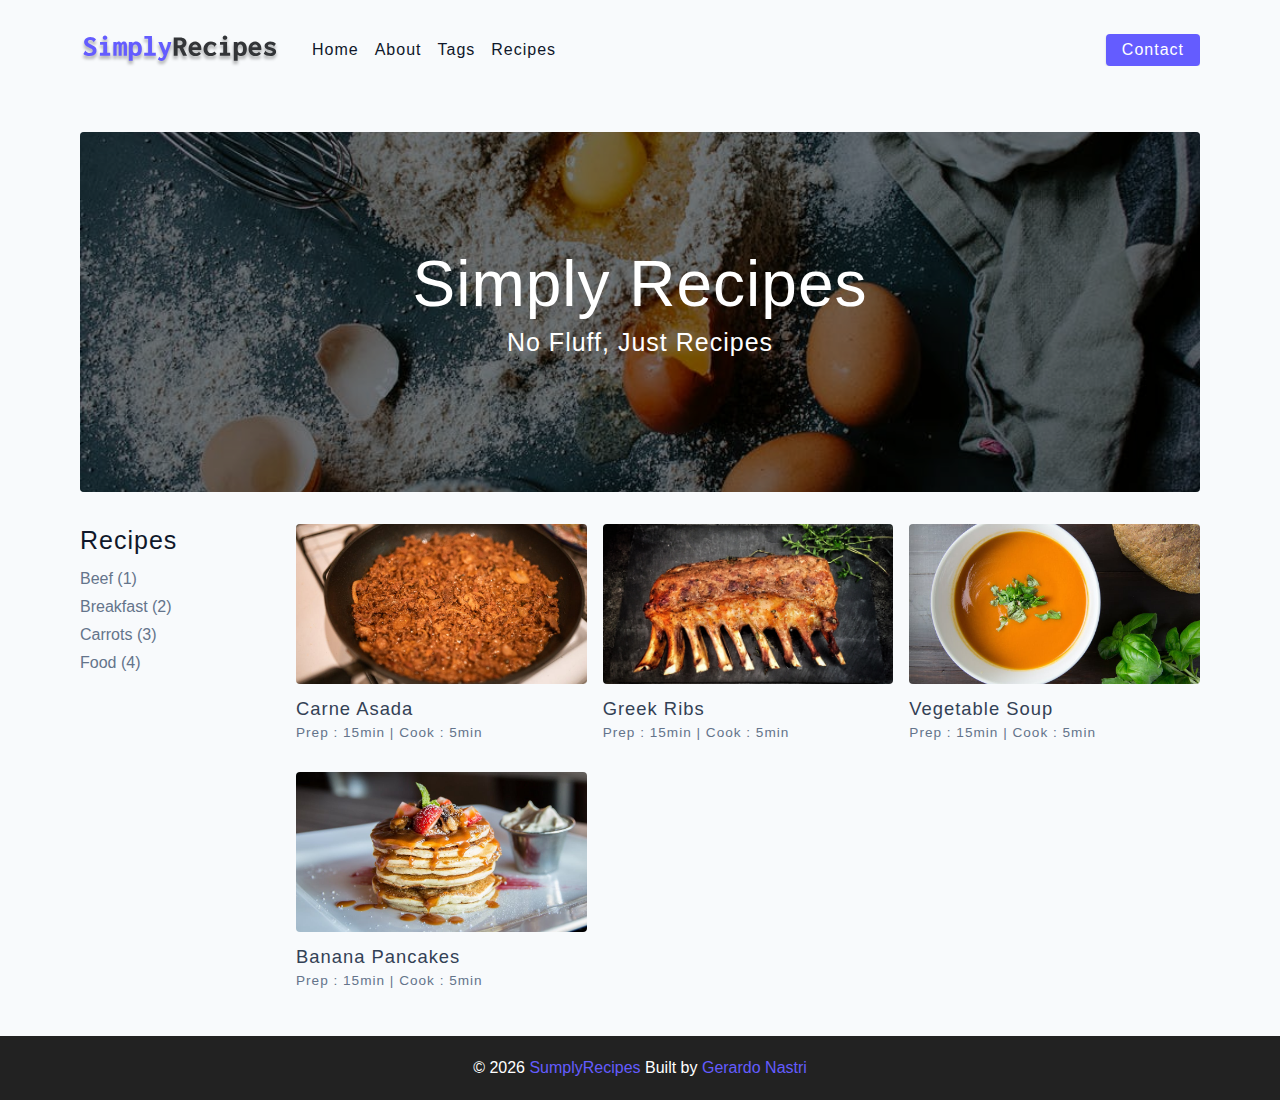
<file: index.html>
<!DOCTYPE html>
<html lang="en">
  <head>
    <meta charset="UTF-8" />
    <meta http-equiv="X-UA-Compatible" content="IE=edge" />
    <meta name="viewport" content="width=device-width, initial-scale=1.0" />
    <title>Simply Recipes || Starter</title>
    <!-- favicon -->
    <link rel="shortcut icon" href="./assets/favicon.ico" type="image/x-icon" />
    <!-- normalize -->
    <link rel="stylesheet" href="./css/normalize.css" />
    <!-- font-awesome -->
    <link
      rel="stylesheet"
      href="https://cdnjs.cloudflare.com/ajax/libs/font-awesome/5.14.0/css/all.min.css"
    />
    <!-- main css -->
    <link rel="stylesheet" href="./css/main.css" />
  </head>
  <body>
   <!-- navbar-->
   <div class="navbar">
     <div class="nav-center">
       <!--header-->
       <div class="nav-header">
         <a href="index.html" class="nav-logo">
           <img src="./assets/logo.svg" alt="simply recipes">
         </a>
         <button type="button" class="btn nav-btn">
          <i class="fas fa-align-justify"></i>
        </button>
       </div>
       <div class="nav-links">
        <a href="index.html" class="nav-link">home</a>
        <a href="about.html" class="nav-link">about</a>
        <a href="tags.html" class="nav-link">tags</a>
        <a href="recipes.html" class="nav-link">recipes</a>
        <div class="nav-link contact-link">
          <a href="contact.html" class="btn">contact</a>
        </div>
       </div>
     </div>
   </div>

   <!--main-->
   <main class="page">
     <!--header-->
     <header class="hero">
       <div class="hero-container">
         <div class="hero-text">
           <h1>simply recipes</h1>
           <h4>no fluff, just recipes</h4>
         </div>
       </div>
     </header>
     <!--end of header-->
     <section class="recipes-container">
      <!-- tag container -->
      <div class="tags-container">
        <h4>recipes</h4>
        <div class="tags-list">
          <a href="tag-template.html">Beef (1)</a>
          <a href="tag-template.html">Breakfast (2)</a>
          <a href="tag-template.html">Carrots (3)</a>
          <a href="tag-template.html">Food (4)</a>
        </div>
      </div>
      <!-- end of tag container -->
      <!-- recipes list -->
      <div class="recipes-list">
        <!-- single recipe -->
        <a href="single-recipe.html" class="recipe">
          <img
            src="./assets/recipes/recipe-1.jpeg"
            class="img recipe-img"
            alt=""
          />
          <h5>Carne Asada</h5>
          <p>Prep : 15min | Cook : 5min</p>
        </a>
        <!-- end of single recipe -->
        <!-- single recipe -->
        <a href="single-recipe.html" class="recipe">
          <img
            src="./assets/recipes/recipe-2.jpeg"
            class="img recipe-img"
            alt=""
          />
          <h5>Greek Ribs</h5>
          <p>Prep : 15min | Cook : 5min</p>
        </a>
        <!-- end of single recipe -->
        <!-- single recipe -->
        <a href="single-recipe.html" class="recipe">
          <img
            src="./assets/recipes/recipe-3.jpeg"
            class="img recipe-img"
            alt=""
          />
          <h5>Vegetable Soup</h5>
          <p>Prep : 15min | Cook : 5min</p>
        </a>
        <!-- end of single recipe -->
        <!-- single recipe -->
        <a href="single-recipe.html" class="recipe">
          <img
            src="./assets/recipes/recipe-4.jpeg"
            class="img recipe-img"
            alt=""
          />
          <h5>Banana Pancakes</h5>
          <p>Prep : 15min | Cook : 5min</p>
        </a>
        <!-- end of single recipe -->
      </div>
      <!-- end of recipes list -->
    </section>
     <!--recipes container-->
   </main>

   <!--footer-->
   <footer class="page-footer">
     <p class="">&copy; <span id="date"></span> <span class="footer-logo">SumplyRecipes</span> Built by <a href="#">Gerardo Nastri</a></p>
   </footer>
    

   <script src="js/app.js"></script>
  </body>
</html>
</file>
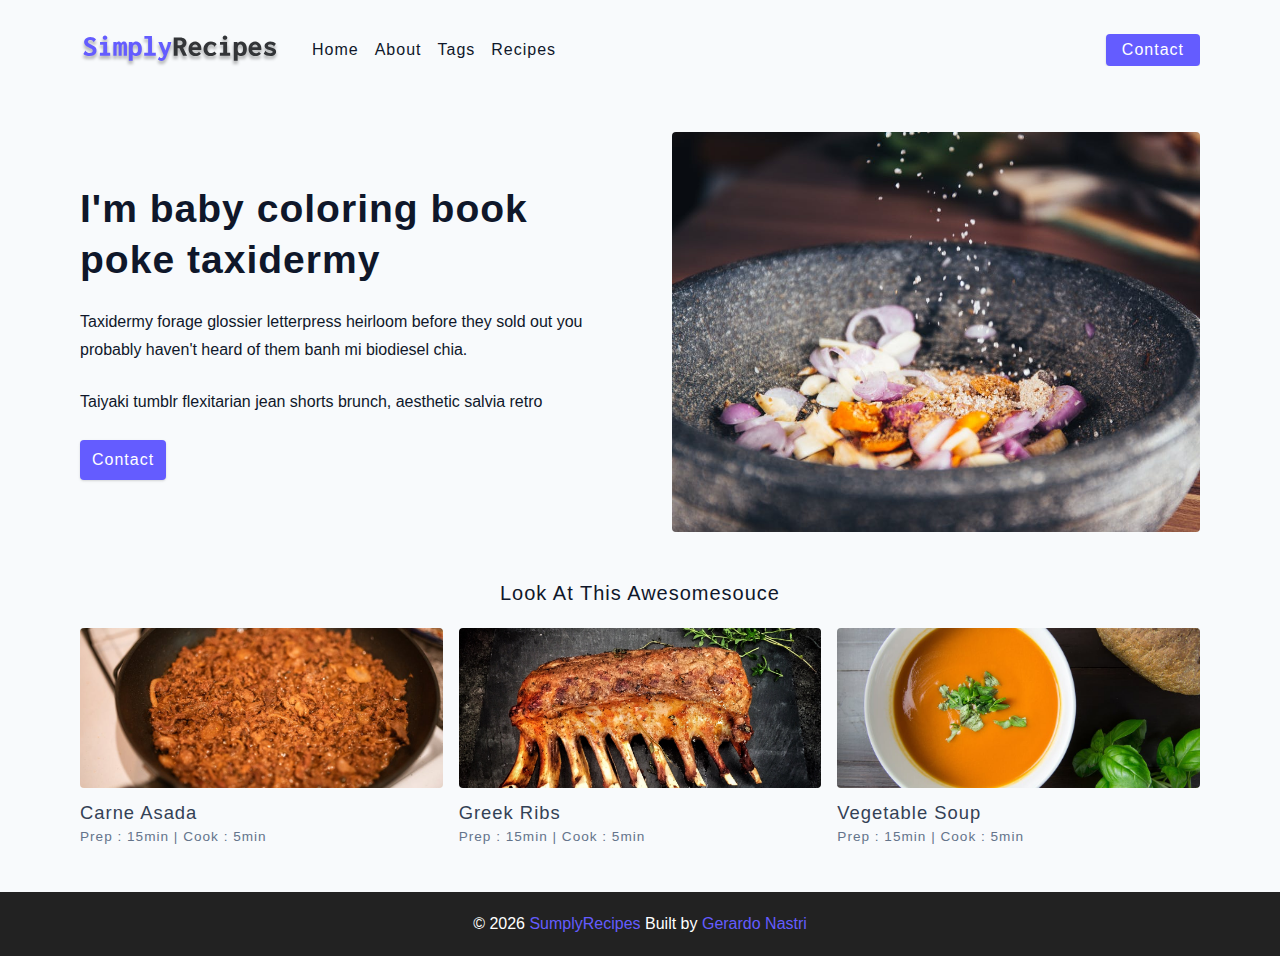
<file: about.html>
<!DOCTYPE html>
<html lang="en">
  <head>
    <meta charset="UTF-8" />
    <meta http-equiv="X-UA-Compatible" content="IE=edge" />
    <meta name="viewport" content="width=device-width, initial-scale=1.0" />
    <title>Simply Recipes || About</title>
    <!-- favicon -->
    <link rel="shortcut icon" href="./assets/favicon.ico" type="image/x-icon" />
    <!-- normalize -->
    <link rel="stylesheet" href="./css/normalize.css" />
    <!-- font-awesome -->
    <link
      rel="stylesheet"
      href="https://cdnjs.cloudflare.com/ajax/libs/font-awesome/5.14.0/css/all.min.css"
    />
    <!-- main css -->
    <link rel="stylesheet" href="./css/main.css" />
  </head>
  <body>
   <!-- navbar-->
   <div class="navbar">
     <div class="nav-center">
       <!--header-->
       <div class="nav-header">
         <a href="index.html" class="nav-logo">
           <img src="./assets/logo.svg" alt="simply recipes">
         </a>
         <button type="button" class="btn nav-btn">
          <i class="fas fa-align-justify"></i>
        </button>
       </div>
       <div class="nav-links">
        <a href="index.html" class="nav-link">home</a>
        <a href="about.html" class="nav-link">about</a>
        <a href="tags.html" class="nav-link">tags</a>
        <a href="recipes.html" class="nav-link">recipes</a>
        <div class="nav-link contact-link">
          <a href="contact.html" class="btn">contact</a>
        </div>
       </div>
     </div>
   </div>

   <!--main-->
   <main class="page">
     <section class="about-page">
       <article>
         <h2>I'm baby coloring book poke taxidermy</h2>
         <p>Taxidermy forage glossier letterpress heirloom before they sold out you probably haven't heard of them banh mi biodiesel chia.</p>
         <p>Taiyaki tumblr flexitarian jean shorts brunch, aesthetic salvia retro</p>
          <a class="btn" href="contact.html">contact</a>
        </article>
       <img src="assets/about.jpeg" class="img about-img" alt="pouring salt">
     </section>
      <section class="featured-recipes">
        <h5 class="featured-title">Look at this awesomesouce</h5>
        <div class="recipes-list">
          <!-- single recipe -->
          <a href="single-recipe.html" class="recipe">
            <img
              src="./assets/recipes/recipe-1.jpeg"
              class="img recipe-img"
              alt=""
            />
            <h5>Carne Asada</h5>
            <p>Prep : 15min | Cook : 5min</p>
          </a>
          <!-- end of single recipe -->
          <!-- single recipe -->
          <a href="single-recipe.html" class="recipe">
            <img
              src="./assets/recipes/recipe-2.jpeg"
              class="img recipe-img"
              alt=""
            />
            <h5>Greek Ribs</h5>
            <p>Prep : 15min | Cook : 5min</p>
          </a>
          <!-- end of single recipe -->
          <!-- single recipe -->
          <a href="single-recipe.html" class="recipe">
            <img
              src="./assets/recipes/recipe-3.jpeg"
              class="img recipe-img"
              alt=""
            />
            <h5>Vegetable Soup</h5>
            <p>Prep : 15min | Cook : 5min</p>
          </a>
          <!-- end of single recipe -->
        </div>
       </div>
      </section>
     
   </main>

   <!--footer-->
   <footer class="page-footer">
     <p class="">&copy; <span id="date"></span> <span class="footer-logo">SumplyRecipes</span> Built by <a href="#">Gerardo Nastri</a></p>
   </footer>
    

   <script src="js/app.js"></script>
  </body>
</html>
</file>
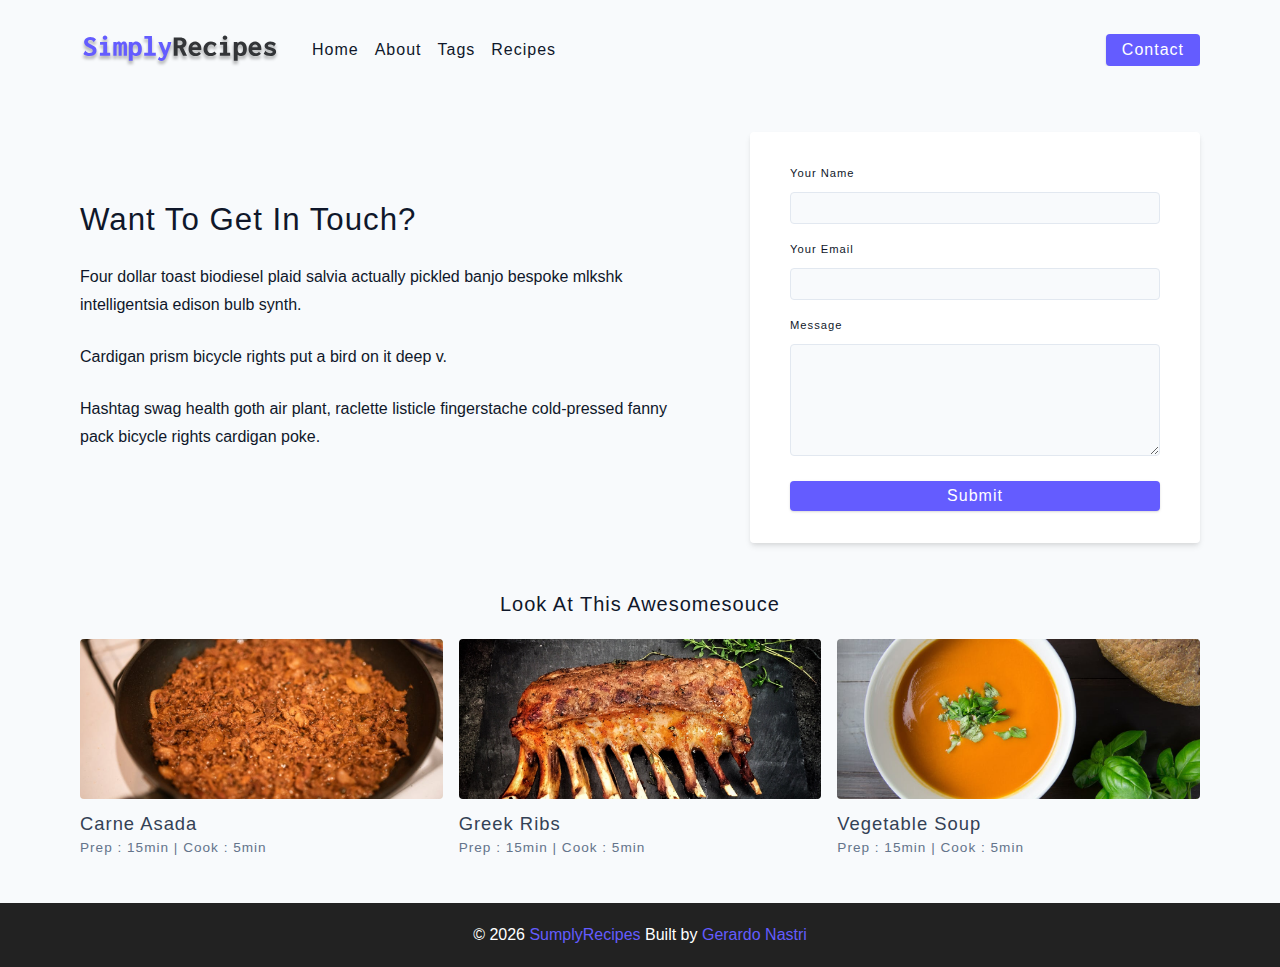
<file: contact.html>
<!DOCTYPE html>
<html lang="en">
  <head>
    <meta charset="UTF-8" />
    <meta http-equiv="X-UA-Compatible" content="IE=edge" />
    <meta name="viewport" content="width=device-width, initial-scale=1.0" />
    <title>Simply Recipes || Contact</title>
    <!-- favicon -->
    <link rel="shortcut icon" href="./assets/favicon.ico" type="image/x-icon" />
    <!-- normalize -->
    <link rel="stylesheet" href="./css/normalize.css" />
    <!-- font-awesome -->
    <link
      rel="stylesheet"
      href="https://cdnjs.cloudflare.com/ajax/libs/font-awesome/5.14.0/css/all.min.css"
    />
    <!-- main css -->
    <link rel="stylesheet" href="./css/main.css" />
  </head>
  <body>
   <!-- navbar-->
   <div class="navbar">
     <div class="nav-center">
       <!--header-->
       <div class="nav-header">
         <a href="index.html" class="nav-logo">
           <img src="./assets/logo.svg" alt="simply recipes">
         </a>
         <button type="button" class="btn nav-btn">
          <i class="fas fa-align-justify"></i>
        </button>
       </div>
       <div class="nav-links">
        <a href="index.html" class="nav-link">home</a>
        <a href="about.html" class="nav-link">about</a>
        <a href="tags.html" class="nav-link">tags</a>
        <a href="recipes.html" class="nav-link">recipes</a>
        <div class="nav-link contact-link">
          <a href="contact.html" class="btn">contact</a>
        </div>
       </div>
     </div>
   </div>

   <!--main-->
   <main class="page">
     <section class="contact-container">
       <article class="contact-info">
        <h3>Want To Get In Touch?</h3>
        <p>Four dollar toast biodiesel plaid salvia actually pickled banjo bespoke mlkshk intelligentsia edison bulb synth.</p>
        <p>Cardigan prism bicycle rights put a bird on it deep v.</p>
        <p>Hashtag swag health goth air plant, raclette listicle fingerstache cold-pressed fanny pack bicycle rights cardigan poke.</p>
       </article>
       <article>
         <form action="" class="form contact-form">
           <div class="form-row">
             <label for="name" class="form-label">Your name</label>
             <input type="text" name="name" id="name" class="form-input">
           </div>
           <div class="form-row">
            <label for="email" class="form-label">Your email</label>
            <input type="email" name="email" id="email" class="form-input">
          </div>
          <div class="form-row">
            <label for="message" class="form-label">Message</label>
           <textarea name="message" id="message" class="form-textarea"></textarea>
          </div>
          <button type="submit" class="btn btn-block">Submit</button>
         </form>
       </article>
     </section>
      <section class="featured-recipes">
        <h5 class="featured-title">Look at this awesomesouce</h5>
        <div class="recipes-list">
          <!-- single recipe -->
          <a href="single-recipe.html" class="recipe">
            <img
              src="./assets/recipes/recipe-1.jpeg"
              class="img recipe-img"
              alt=""
            />
            <h5>Carne Asada</h5>
            <p>Prep : 15min | Cook : 5min</p>
          </a>
          <!-- end of single recipe -->
          <!-- single recipe -->
          <a href="single-recipe.html" class="recipe">
            <img
              src="./assets/recipes/recipe-2.jpeg"
              class="img recipe-img"
              alt=""
            />
            <h5>Greek Ribs</h5>
            <p>Prep : 15min | Cook : 5min</p>
          </a>
          <!-- end of single recipe -->
          <!-- single recipe -->
          <a href="single-recipe.html" class="recipe">
            <img
              src="./assets/recipes/recipe-3.jpeg"
              class="img recipe-img"
              alt=""
            />
            <h5>Vegetable Soup</h5>
            <p>Prep : 15min | Cook : 5min</p>
          </a>
          <!-- end of single recipe -->
        </div>
       </div>
      </section>

   </main>

   <!--footer-->
   <footer class="page-footer">
     <p class="">&copy; <span id="date"></span> <span class="footer-logo">SumplyRecipes</span> Built by <a href="#">Gerardo Nastri</a></p>
   </footer>
    

   <script src="js/app.js"></script>
  </body>
</html>
</file>
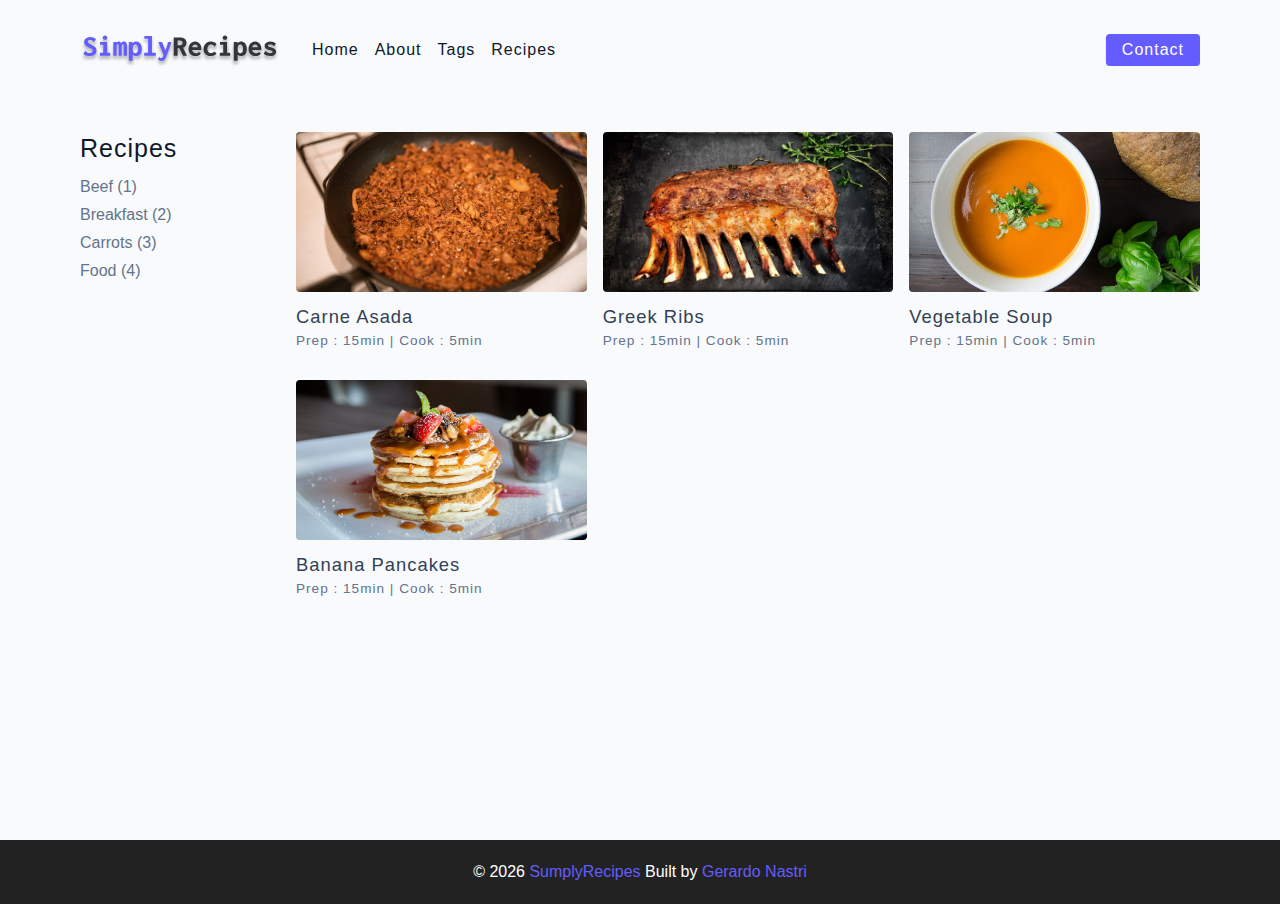
<file: recipes.html>
<!DOCTYPE html>
<html lang="en">
  <head>
    <meta charset="UTF-8" />
    <meta http-equiv="X-UA-Compatible" content="IE=edge" />
    <meta name="viewport" content="width=device-width, initial-scale=1.0" />
    <title>Simply Recipes || Recipe</title>
    <!-- favicon -->
    <link rel="shortcut icon" href="./assets/favicon.ico" type="image/x-icon" />
    <!-- normalize -->
    <link rel="stylesheet" href="./css/normalize.css" />
    <!-- font-awesome -->
    <link
      rel="stylesheet"
      href="https://cdnjs.cloudflare.com/ajax/libs/font-awesome/5.14.0/css/all.min.css"
    />
    <!-- main css -->
    <link rel="stylesheet" href="./css/main.css" />
  </head>
  <body>
   <!-- navbar-->
   <div class="navbar">
     <div class="nav-center">
       <!--header-->
       <div class="nav-header">
         <a href="index.html" class="nav-logo">
           <img src="./assets/logo.svg" alt="simply recipes">
         </a>
         <button type="button" class="btn nav-btn">
          <i class="fas fa-align-justify"></i>
        </button>
       </div>
       <div class="nav-links">
        <a href="index.html" class="nav-link">home</a>
        <a href="about.html" class="nav-link">about</a>
        <a href="tags.html" class="nav-link">tags</a>
        <a href="recipes.html" class="nav-link">recipes</a>
        <div class="nav-link contact-link">
          <a href="contact.html" class="btn">contact</a>
        </div>
       </div>
     </div>
   </div>

   <!--main-->
   <main class="page">
    <section class="recipes-container">
      <!-- tag container -->
      <div class="tags-container">
        <h4>recipes</h4>
        <div class="tags-list">
          <a href="tag-template.html">Beef (1)</a>
          <a href="tag-template.html">Breakfast (2)</a>
          <a href="tag-template.html">Carrots (3)</a>
          <a href="tag-template.html">Food (4)</a>
        </div>
      </div>
      <!-- end of tag container -->
      <!-- recipes list -->
      <div class="recipes-list">
        <!-- single recipe -->
        <a href="single-recipe.html" class="recipe">
          <img
            src="./assets/recipes/recipe-1.jpeg"
            class="img recipe-img"
            alt=""
          />
          <h5>Carne Asada</h5>
          <p>Prep : 15min | Cook : 5min</p>
        </a>
        <!-- end of single recipe -->
        <!-- single recipe -->
        <a href="single-recipe.html" class="recipe">
          <img
            src="./assets/recipes/recipe-2.jpeg"
            class="img recipe-img"
            alt=""
          />
          <h5>Greek Ribs</h5>
          <p>Prep : 15min | Cook : 5min</p>
        </a>
        <!-- end of single recipe -->
        <!-- single recipe -->
        <a href="single-recipe.html" class="recipe">
          <img
            src="./assets/recipes/recipe-3.jpeg"
            class="img recipe-img"
            alt=""
          />
          <h5>Vegetable Soup</h5>
          <p>Prep : 15min | Cook : 5min</p>
        </a>
        <!-- end of single recipe -->
        <!-- single recipe -->
        <a href="single-recipe.html" class="recipe">
          <img
            src="./assets/recipes/recipe-4.jpeg"
            class="img recipe-img"
            alt=""
          />
          <h5>Banana Pancakes</h5>
          <p>Prep : 15min | Cook : 5min</p>
        </a>
        <!-- end of single recipe -->
      </div>
      <!-- end of recipes list -->
    </section>
   </main>

   <!--footer-->
   <footer class="page-footer">
     <p class="">&copy; <span id="date"></span> <span class="footer-logo">SumplyRecipes</span> Built by <a href="#">Gerardo Nastri</a></p>
   </footer>
    

   <script src="js/app.js"></script>
  </body>
</html>
</file>
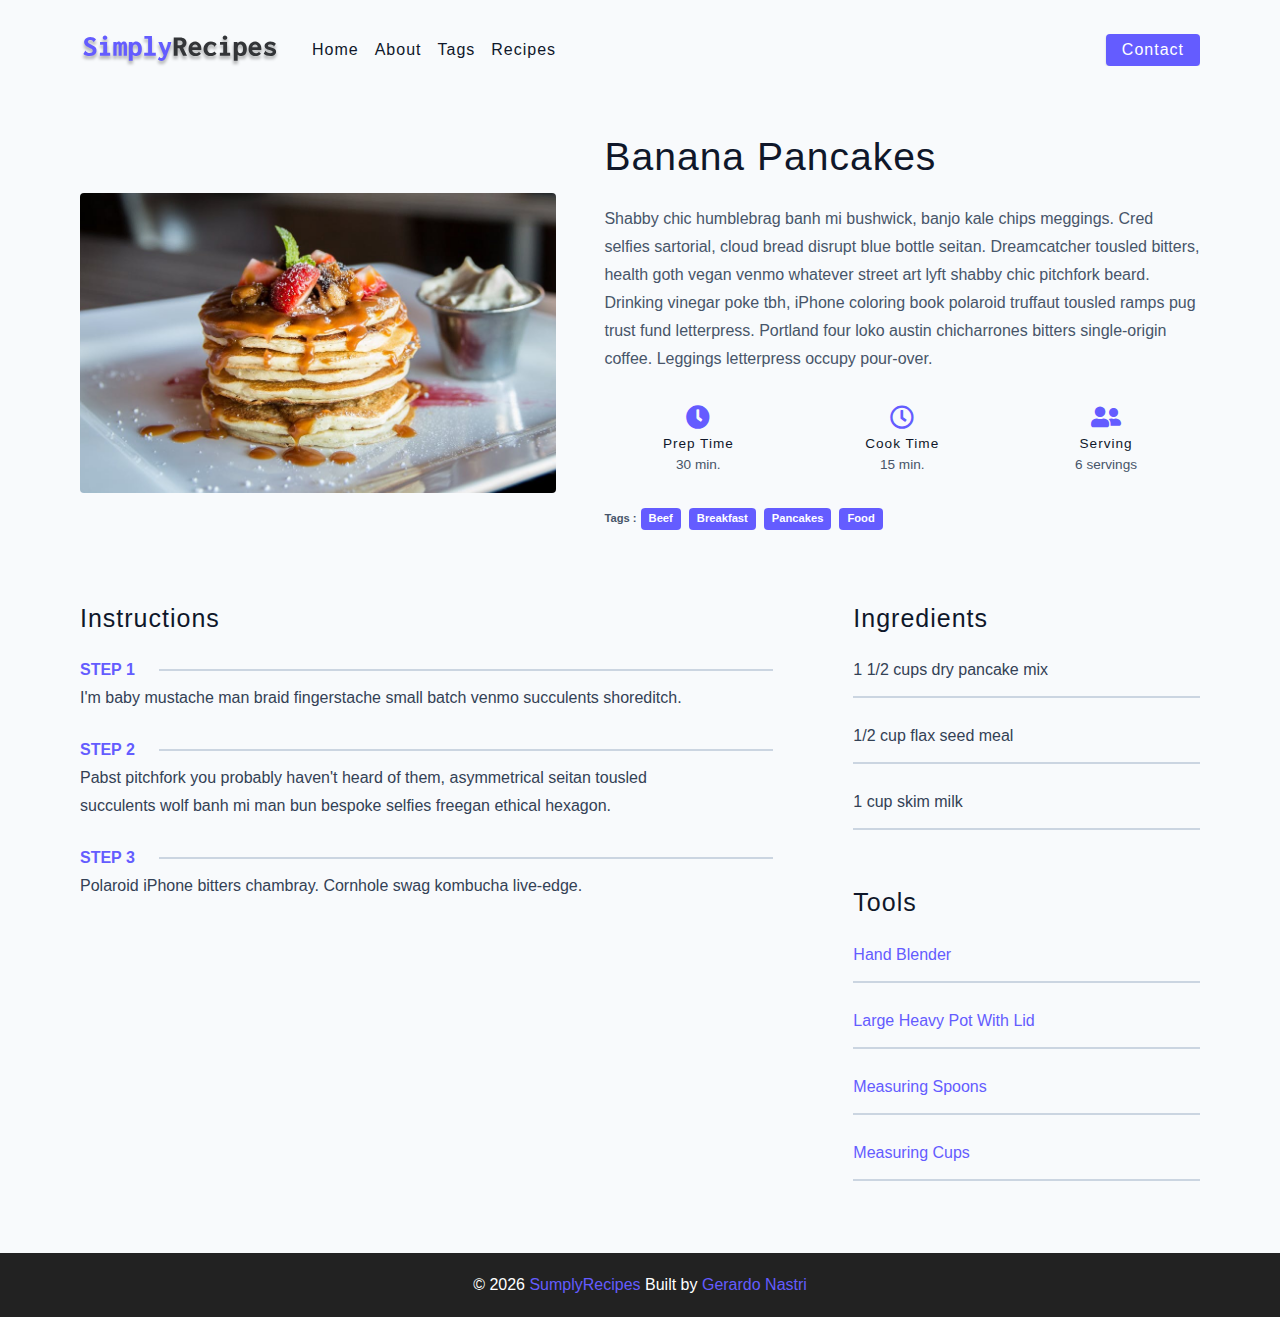
<file: single-recipe.html>
<!DOCTYPE html>
<html lang="en">
  <head>
    <meta charset="UTF-8" />
    <meta http-equiv="X-UA-Compatible" content="IE=edge" />
    <meta name="viewport" content="width=device-width, initial-scale=1.0" />
    <title>Simply Recipes || Recipe</title>
    <!-- favicon -->
    <link rel="shortcut icon" href="./assets/favicon.ico" type="image/x-icon" />
    <!-- normalize -->
    <link rel="stylesheet" href="./css/normalize.css" />
    <!-- font-awesome -->
    <link
      rel="stylesheet"
      href="https://cdnjs.cloudflare.com/ajax/libs/font-awesome/5.14.0/css/all.min.css"
    />
    <!-- main css -->
    <link rel="stylesheet" href="./css/main.css" />
  </head>
  <body>
   <!-- navbar-->
   <div class="navbar">
     <div class="nav-center">
       <!--header-->
       <div class="nav-header">
         <a href="index.html" class="nav-logo">
           <img src="./assets/logo.svg" alt="simply recipes">
         </a>
         <button type="button" class="btn nav-btn">
          <i class="fas fa-align-justify"></i>
        </button>
       </div>
       <div class="nav-links">
        <a href="index.html" class="nav-link">home</a>
        <a href="about.html" class="nav-link">about</a>
        <a href="tags.html" class="nav-link">tags</a>
        <a href="recipes.html" class="nav-link">recipes</a>
        <div class="nav-link contact-link">
          <a href="contact.html" class="btn">contact</a>
        </div>
       </div>
     </div>
   </div>

   <!--main-->
   <main class="page">
    <div class="recipe-page">
      <section class="recipe-hero">
        <img
          src="./assets/recipes/recipe-4.jpeg"
          class="img recipe-hero-img"
        />
        <article class="recipe-info">
          <h2>Banana Pancakes</h2>
          <p>
            Shabby chic humblebrag banh mi bushwick, banjo kale chips
            meggings. Cred selfies sartorial, cloud bread disrupt blue bottle
            seitan. Dreamcatcher tousled bitters, health goth vegan venmo
            whatever street art lyft shabby chic pitchfork beard. Drinking
            vinegar poke tbh, iPhone coloring book polaroid truffaut tousled
            ramps pug trust fund letterpress. Portland four loko austin
            chicharrones bitters single-origin coffee. Leggings letterpress
            occupy pour-over.
          </p>
          <div class="recipe-icons">
            <article>
              <i class="fas fa-clock"></i>
              <h5>prep time</h5>
              <p>30 min.</p>
            </article>
            <article>
              <i class="far fa-clock"></i>
              <h5>cook time</h5>
              <p>15 min.</p>
            </article>
            <article>
              <i class="fas fa-user-friends"></i>
              <h5>serving</h5>
              <p>6 servings</p>
            </article>
          </div>
          <p class="recipe-tags">
            Tags : <a href="tag-template.html">beef</a>
            <a href="tag-template.html">breakfast</a>
            <a href="tag-template.html">pancakes</a>
            <a href="tag-template.html">food</a>
          </p>
        </article>
      </section>
      <!-- content -->
      <section class="recipe-content">
        <article>
          <h4>instructions</h4>
          <!-- single instruction -->
          <div class="single-instruction">
            <header>
              <p>step 1</p>
              <div></div>
            </header>
            <p>
              I'm baby mustache man braid fingerstache small batch venmo
              succulents shoreditch.
            </p>
          </div>
          <!-- end of single instruction -->
          <!-- single instruction -->
          <div class="single-instruction">
            <header>
              <p>step 2</p>
              <div></div>
            </header>
            <p>
              Pabst pitchfork you probably haven't heard of them, asymmetrical
              seitan tousled succulents wolf banh mi man bun bespoke selfies
              freegan ethical hexagon.
            </p>
          </div>
          <!-- end of single instruction -->
          <!-- single instruction -->
          <div class="single-instruction">
            <header>
              <p>step 3</p>
              <div></div>
            </header>
            <p>
              Polaroid iPhone bitters chambray. Cornhole swag kombucha
              live-edge.
            </p>
          </div>
          <!-- end of single instruction -->
        </article>
        <article class="second-column">
          <div>
            <h4>ingredients</h4>
            <p class="single-ingredient">1 1/2 cups dry pancake mix</p>
            <p class="single-ingredient">1/2 cup flax seed meal</p>
            <p class="single-ingredient">1 cup skim milk</p>
          </div>
          <div>
            <h4>tools</h4>
            <p class="single-tool">Hand Blender</p>
            <p class="single-tool">Large Heavy Pot With Lid</p>
            <p class="single-tool">Measuring Spoons</p>
            <p class="single-tool">Measuring Cups</p>
          </div>
        </article>
      </section>
    </div>
   </main>

   <!--footer-->
   <footer class="page-footer">
     <p class="">&copy; <span id="date"></span> <span class="footer-logo">SumplyRecipes</span> Built by <a href="#">Gerardo Nastri</a></p>
   </footer>
    

   <script src="js/app.js"></script>
  </body>
</html>
</file>
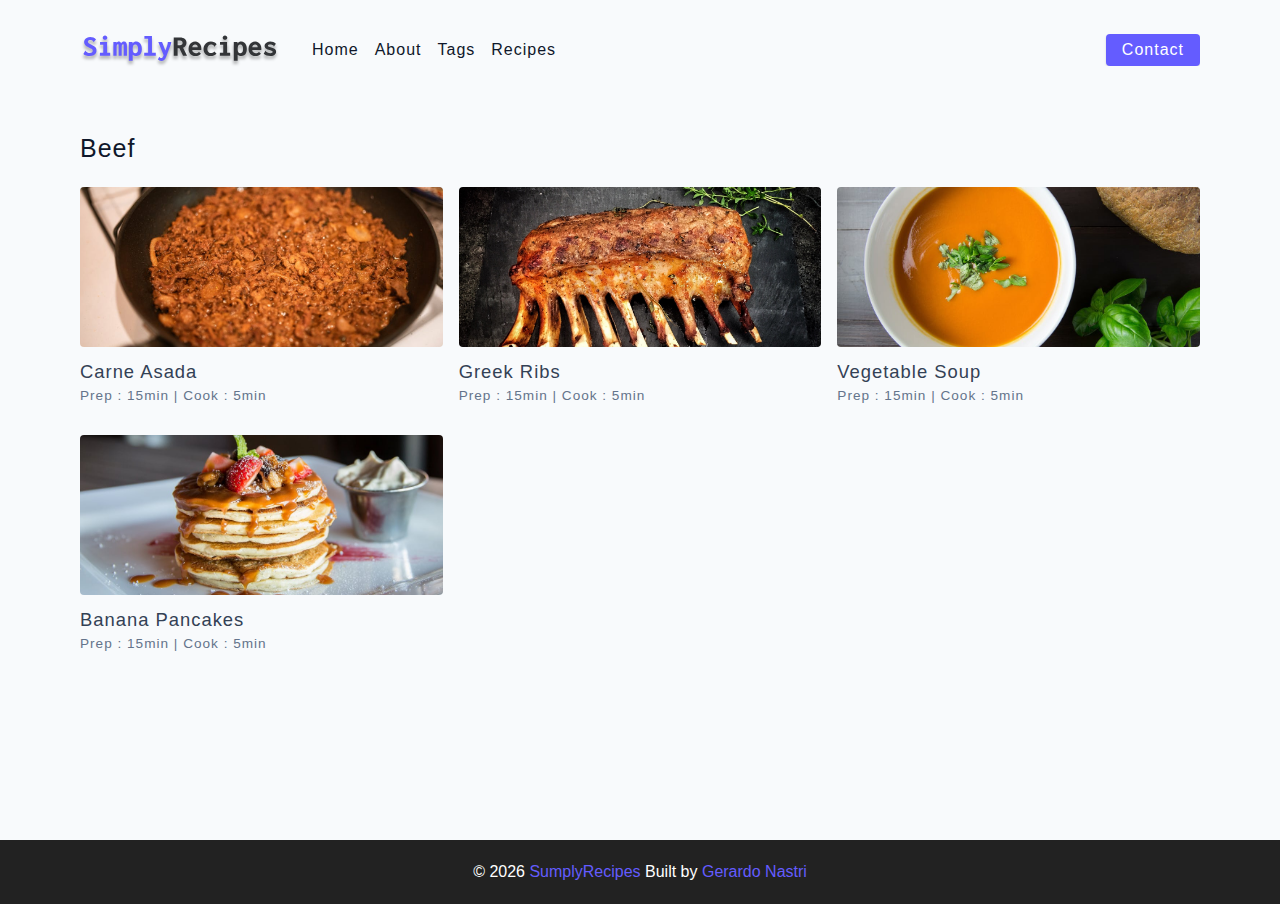
<file: tag-template.html>
<!DOCTYPE html>
<html lang="en">
  <head>
    <meta charset="UTF-8" />
    <meta http-equiv="X-UA-Compatible" content="IE=edge" />
    <meta name="viewport" content="width=device-width, initial-scale=1.0" />
    <title>Simply Recipes || Starter</title>
    <!-- favicon -->
    <link rel="shortcut icon" href="./assets/favicon.ico" type="image/x-icon" />
    <!-- normalize -->
    <link rel="stylesheet" href="./css/normalize.css" />
    <!-- font-awesome -->
    <link
      rel="stylesheet"
      href="https://cdnjs.cloudflare.com/ajax/libs/font-awesome/5.14.0/css/all.min.css"
    />
    <!-- main css -->
    <link rel="stylesheet" href="./css/main.css" />
  </head>
  <body>
   <!-- navbar-->
   <div class="navbar">
     <div class="nav-center">
       <!--header-->
       <div class="nav-header">
         <a href="index.html" class="nav-logo">
           <img src="./assets/logo.svg" alt="simply recipes">
         </a>
         <button type="button" class="btn nav-btn">
          <i class="fas fa-align-justify"></i>
        </button>
       </div>
       <div class="nav-links">
        <a href="index.html" class="nav-link">home</a>
        <a href="about.html" class="nav-link">about</a>
        <a href="tags.html" class="nav-link">tags</a>
        <a href="recipes.html" class="nav-link">recipes</a>
        <div class="nav-link contact-link">
          <a href="contact.html" class="btn">contact</a>
        </div>
       </div>
     </div>
   </div>

   <!--main-->
   <main class="page">
     <div>
       <h4>Beef</h4>
       <div class="recipes-list">
        <!-- single recipe -->
        <a href="single-recipe.html" class="recipe">
          <img
            src="./assets/recipes/recipe-1.jpeg"
            class="img recipe-img"
            alt=""
          />
          <h5>Carne Asada</h5>
          <p>Prep : 15min | Cook : 5min</p>
        </a>
        <!-- end of single recipe -->
        <!-- single recipe -->
        <a href="single-recipe.html" class="recipe">
          <img
            src="./assets/recipes/recipe-2.jpeg"
            class="img recipe-img"
            alt=""
          />
          <h5>Greek Ribs</h5>
          <p>Prep : 15min | Cook : 5min</p>
        </a>
        <!-- end of single recipe -->
        <!-- single recipe -->
        <a href="single-recipe.html" class="recipe">
          <img
            src="./assets/recipes/recipe-3.jpeg"
            class="img recipe-img"
            alt=""
          />
          <h5>Vegetable Soup</h5>
          <p>Prep : 15min | Cook : 5min</p>
        </a>
        <!-- end of single recipe -->
        <!-- single recipe -->
        <a href="single-recipe.html" class="recipe">
          <img
            src="./assets/recipes/recipe-4.jpeg"
            class="img recipe-img"
            alt=""
          />
          <h5>Banana Pancakes</h5>
          <p>Prep : 15min | Cook : 5min</p>
        </a>
        <!-- end of single recipe -->
      </div>
     </div>
   </main>

   <!--footer-->
   <footer class="page-footer">
     <p class="">&copy; <span id="date"></span> <span class="footer-logo">SumplyRecipes</span> Built by <a href="#">Gerardo Nastri</a></p>
   </footer>
    

   <script src="js/app.js"></script>
  </body>
</html>
</file>
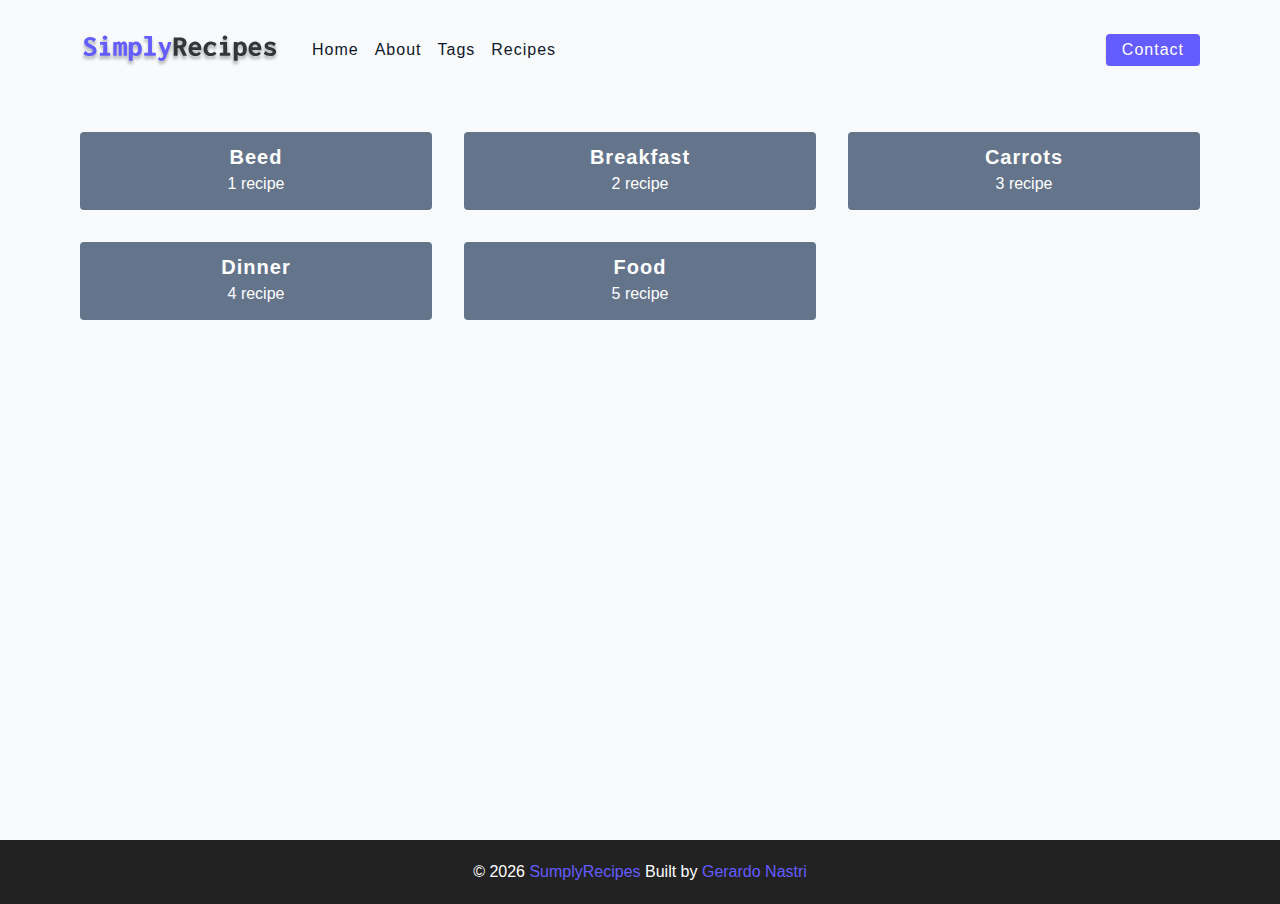
<file: tags.html>
<!DOCTYPE html>
<html lang="en">
  <head>
    <meta charset="UTF-8" />
    <meta http-equiv="X-UA-Compatible" content="IE=edge" />
    <meta name="viewport" content="width=device-width, initial-scale=1.0" />
    <title>Simply Recipes || Tags</title>
    <!-- favicon -->
    <link rel="shortcut icon" href="./assets/favicon.ico" type="image/x-icon" />
    <!-- normalize -->
    <link rel="stylesheet" href="./css/normalize.css" />
    <!-- font-awesome -->
    <link
      rel="stylesheet"
      href="https://cdnjs.cloudflare.com/ajax/libs/font-awesome/5.14.0/css/all.min.css"
    />
    <!-- main css -->
    <link rel="stylesheet" href="./css/main.css" />
  </head>
  <body>
   <!-- navbar-->
   <div class="navbar">
     <div class="nav-center">
       <!--header-->
       <div class="nav-header">
         <a href="index.html" class="nav-logo">
           <img src="./assets/logo.svg" alt="simply recipes">
         </a>
         <button type="button" class="btn nav-btn">
          <i class="fas fa-align-justify"></i>
        </button>
       </div>
       <div class="nav-links">
        <a href="index.html" class="nav-link">home</a>
        <a href="about.html" class="nav-link">about</a>
        <a href="tags.html" class="nav-link">tags</a>
        <a href="recipes.html" class="nav-link">recipes</a>
        <div class="nav-link contact-link">
          <a href="contact.html" class="btn">contact</a>
        </div>
       </div>
     </div>
   </div>

   <!--main-->
   <main class="page">
     <section class="tags-wrapper">
       <a href="tag-template.html" class="tag">
         <h5>beed</h5>
         <p>1 recipe</p>
       </a>
       <a href="tag-template.html" class="tag">
        <h5>breakfast</h5>
        <p>2 recipe</p>
      </a>
      <a href="tag-template.html" class="tag">
        <h5>carrots</h5>
        <p>3 recipe</p>
      </a>
      <a href="tag-template.html" class="tag">
        <h5>dinner</h5>
        <p>4 recipe</p>
      </a>
      <a href="tag-template.html" class="tag">
        <h5>food</h5>
        <p>5 recipe</p>
      </a>
     </section>
   </main>

   <!--footer-->
   <footer class="page-footer">
     <p class="">&copy; <span id="date"></span> <span class="footer-logo">SumplyRecipes</span> Built by <a href="#">Gerardo Nastri</a></p>
   </footer>
    

   <script src="js/app.js"></script>
  </body>
</html>
</file>
<file: css/main.css>
*,
::after,
::before {
  box-sizing: border-box;
}
/* fonts */

@import url("https://fonts.googleapis.com/css2?family=Roboto:wght@400;500;600&family=Montserrat&display=swap");
html {
  font-size: 100%;
} /*16px*/

:root {
  /* colors */
  --primary-100: #e2e0ff;
  --primary-200: #c1beff;
  --primary-300: #a29dff;
  --primary-400: #837dff;
  --primary-500: #645cff;
  --primary-600: #504acc;
  --primary-700: #3c3799;
  --primary-800: #282566;
  --primary-900: #141233;

  /* grey */
  --grey-50: #f8fafc;
  --grey-100: #f1f5f9;
  --grey-200: #e2e8f0;
  --grey-300: #cbd5e1;
  --grey-400: #94a3b8;
  --grey-500: #64748b;
  --grey-600: #475569;
  --grey-700: #334155;
  --grey-800: #1e293b;
  --grey-900: #0f172a;
  /* rest of the colors */
  --black: #222;
  --white: #fff;
  --red-light: #f8d7da;
  --red-dark: #842029;
  --green-light: #d1e7dd;
  --green-dark: #0f5132;

  /* fonts  */
  --headingFont: "Roboto", sans-serif;
  --bodyFont: "Nunito", sans-serif;
  --smallText: 0.7em;
  /* rest of the vars */
  --backgroundColor: var(--grey-50);
  --textColor: var(--grey-900);
  --borderRadius: 0.25rem;
  --letterSpacing: 1px;
  --transition: 0.3s ease-in-out all;
  --max-width: 1120px;
  --fixed-width: 600px;

  /* box shadow*/
  --shadow-1: 0 1px 3px 0 rgba(0, 0, 0, 0.1), 0 1px 2px 0 rgba(0, 0, 0, 0.06);
  --shadow-2: 0 4px 6px -1px rgba(0, 0, 0, 0.1),
    0 2px 4px -1px rgba(0, 0, 0, 0.06);
  --shadow-3: 0 10px 15px -3px rgba(0, 0, 0, 0.1),
    0 4px 6px -2px rgba(0, 0, 0, 0.05);
  --shadow-4: 0 20px 25px -5px rgba(0, 0, 0, 0.1),
    0 10px 10px -5px rgba(0, 0, 0, 0.04);
}

body {
  background: var(--backgroundColor);
  font-family: var(--bodyFont);
  font-weight: 400;
  line-height: 1.75;
  color: var(--textColor);
}

p {
  margin-top: 0;
  margin-bottom: 1.5rem;
  max-width: 40em;
}

h1,
h2,
h3,
h4,
h5 {
  margin: 0;
  margin-bottom: 1.38rem;
  font-family: var(--headingFont);
  font-weight: 400;
  line-height: 1.3;
  text-transform: capitalize;
  letter-spacing: var(--letterSpacing);
}

h1 {
  margin-top: 0;
  font-size: 3.052rem;
}

h2 {
  font-size: 2.441rem;
}

h3 {
  font-size: 1.953rem;
}

h4 {
  font-size: 1.563rem;
}

h5 {
  font-size: 1.25rem;
}

small,
.text-small {
  font-size: var(--smallText);
}

a {
  text-decoration: none;
}
ul {
  list-style-type: none;
  padding: 0;
}

.img {
  width: 100%;
  display: block;
  object-fit: cover;
}
/* buttons */

.btn {
  cursor: pointer;
  color: var(--white);
  background: var(--primary-500);
  border: transparent;
  border-radius: var(--borderRadius);
  letter-spacing: var(--letterSpacing);
  padding: 0.375rem 0.75rem;
  box-shadow: var(--shadow-1);
  transition: var(--transtion);
  text-transform: capitalize;
  display: inline-block;
}
.btn:hover {
  background: var(--primary-700);
  box-shadow: var(--shadow-3);
}
.btn-hipster {
  color: var(--primary-500);
  background: var(--primary-200);
}
.btn-hipster:hover {
  color: var(--primary-200);
  background: var(--primary-700);
}
.btn-block {
  width: 100%;
}

/* alerts */
.alert {
  padding: 0.375rem 0.75rem;
  margin-bottom: 1rem;
  border-color: transparent;
  border-radius: var(--borderRadius);
}

.alert-danger {
  color: var(--red-dark);
  background: var(--red-light);
}
.alert-success {
  color: var(--green-dark);
  background: var(--green-light);
}
/* form */

.form {
  width: 90vw;
  max-width: var(--fixed-width);
  background: var(--white);
  border-radius: var(--borderRadius);
  box-shadow: var(--shadow-2);
  padding: 2rem 2.5rem;
  margin: 3rem auto;
}
.form-label {
  display: block;
  font-size: var(--smallText);
  margin-bottom: 0.5rem;
  text-transform: capitalize;
  letter-spacing: var(--letterSpacing);
}
.form-input,
.form-textarea {
  width: 100%;
  padding: 0.375rem 0.75rem;
  border-radius: var(--borderRadius);
  background: var(--backgroundColor);
  border: 1px solid var(--grey-200);
}

.form-row {
  margin-bottom: 1rem;
}

.form-textarea {
  height: 7rem;
}
::placeholder {
  font-family: inherit;
  color: var(--grey-400);
}
.form-alert {
  color: var(--red-dark);
  letter-spacing: var(--letterSpacing);
  text-transform: capitalize;
}
/* alert */

@keyframes spinner {
  to {
    transform: rotate(360deg);
  }
}

.loading {
  width: 6rem;
  height: 6rem;
  border: 5px solid var(--grey-400);
  border-radius: 50%;
  border-top-color: var(--primary-500);
  animation: spinner 0.6s linear infinite;
}
.loading {
  margin: 0 auto;
}
/* title */

.title {
  text-align: center;
}

.title-underline {
  background: var(--primary-500);
  width: 7rem;
  height: 0.25rem;
  margin: 0 auto;
  margin-top: -1rem;
}

/*
=============== 
Navbar
===============
*/

.navbar {
  display: flex;
  justify-content: center;
  align-items: center;
}

.nav-center {
  width: 90vw;
  max-width: var(--max-width);
}

.nav-header {
  height: 6rem;
  display: flex;
  justify-content: space-between;
  align-items: center;
}
.nav-logo {
  display: flex;
  align-items: center;
}

.nav-header img {
  width: 200px;
}

.nav-btn {
  padding: 0.15rem 0.75rem;
}

.nav-btn i {
  font-size: 1.25rem;
}

.nav-links {
  display: flex;
  flex-direction: column;
  height: 0;
  overflow: hidden;
  transition: var(--transition);
}

.nav-link {
  display: block;
  text-align: center;
  text-transform: capitalize;
  color: var(--grey-900);
  letter-spacing: var(--letterSpacing);
  padding: 1rem 0;
  border-top: 1px solid var(--grey-500);
  transition: var(--transition);
}

.nav-link:hover {
  color: var(--primary-500);
}
.contact-link a {
  padding: 0.15rem 1rem;
}

.show-links {
  height: 310px;
}

@media screen and (min-width: 992px) {
  .navbar {
    height: 100px;
  }
  .nav-btn {
    display: none;
  }
  .nav-bar {
    height: 6rem;
  }
  .nav-center {
    display: flex;
    align-items: center;
  }
  .nav-header {
    height: auto;
    margin-right: 2rem;
  }
  .nav-links {
    height: auto;
    flex-direction: row;
    align-items: center;
    width: 100%;
  }
  .nav-link {
    padding: 0;
    border-top: none;
    margin-right: 1rem;
    font-size: 1rem;
  }
  .contact-link {
    margin-left: auto;
    margin-right: 0;
  }
}

/*
=============== 
Page
===============
*/
.page {
  width: 90vw;
  max-width: var(--max-width);
  margin: 0 auto;
  padding-top: 2rem;
  min-height: calc(100vh - (6rem + 4rem));
}

/*
=============== 
footer
===============
*/
.page-footer {
  height: 4rem;
  background: var(--black);
  color: var(--white);
  display: flex;
  justify-content: center;
  align-items: center;
}

.page-footer p {
  margin-bottom: 0;
}
.footer-logo,
.page-footer a {
  color: var(--primary-500);
}

/*
=============== 
hero
===============
*/
.hero {
  height: 40vh;
  background: url("../assets/main.jpeg") center/cover no-repeat;
  margin-bottom: 2rem;
  border-radius: var(--borderRadius);
  position: relative;
}
.hero-container {
  position: absolute;
  width: 100%;
  height: 100%;
  top: 0;
  left: 0;
  background-color: rgba(0, 0, 0, 0.4);
  border-radius: var(--borderRadius);
  display: flex;
  align-items: center;
  justify-content: center;
}

.hero-text {
  text-align: center;
  color: var(--white);
}

@media screen and (min-width: 768px) {
  .hero-text h1 {
    font-size: 4rem;
    margin-bottom: 0;
  }
}

/*
=============== 
Recipes
===============
*/
.recipes-container {
  display: grid;
  gap: 2rem 1rem;
}

.recipes-list {
  display: grid;
  gap: 2rem 1rem;
  padding-bottom: 3rem;
}
.tags-container {
  order: 1;
  display: flex;
  flex-direction: column;
  padding-bottom: 3rem;
  /* background: blue; */
}
.tags-container h4 {
  margin-bottom: 0.5rem;
  font-weight: 500;
}
.tags-list {
  display: grid;
  grid-template-columns: 1fr 1fr 1fr;
}
.tags-list a {
  text-transform: capitalize;
  display: block;
  color: var(--grey-500);
  transition: var(--transition);
}
.tags-list a:hover {
  color: var(--primary-500);
}
.recipe {
  display: block;
}
.recipe-img {
  height: 15rem;
  border-radius: var(--borderRadius);
  margin-bottom: 1rem;
}
.recipe h5 {
  margin-bottom: 0;
  margin-top: 0.25rem;
  line-height: 1;
  color: var(--grey-700);
}
.recipe p {
  margin-bottom: 0;
  line-height: 1;
  color: var(--grey-500);
  margin-top: 0.5rem;
  letter-spacing: var(--letterSpacing);
}
@media screen and (min-width: 576px) {
  .recipes-list {
    grid-template-columns: 1fr 1fr;
  }
  .recipe-img {
    height: 10rem;
  }
}

@media screen and (min-width: 992px) {
  .recipes-container {
    grid-template-columns: 200px 1fr;
    gap: 1rem;
  }
  .recipes-list {
    grid-template-columns: 1fr 1fr;
  }

  .recipe p {
    font-size: 0.85rem;
  }
  .tags-container {
    order: 0;
    /* background: blue; */
  }
  .tags-list {
    display: grid;
    grid-template-columns: 1fr;
  }
}

@media screen and (min-width: 1200px) {
  .recipe h5 {
    font-size: 1.15rem;
  }
  .recipes-list {
    grid-template-columns: 1fr 1fr 1fr;
  }
}
/*
=============== 
error
===============
*/
.error-page {
  text-align: center;
  padding-top: 5rem;
}
.error-page h1 {
  font-size: 9rem;
}

/*
=============== 
about
===============
*/
.about-page h2 {
  text-transform: none;
  font-weight: bold;
}

.about-page {
  display: grid;
  gap: 2rem 4rem;
  padding-bottom: 3rem;
}

.about-img {
  border-radius: var(--borderRadius);
  height: 300px;
}

@media screen and (min-width: 992px) {
  .about-page {
    grid-template-columns: 1fr 1fr;
    grid-template-rows: 400px;
    align-items: center;
  }
  .about-img {
    height: 100%;
  }
}

.featured-title {
  text-align: center;
}

/*
=============== 
Contact
===============
*/

.contact-form {
  width: 100%;
  margin: 0;
}

.contact-container {
  display: grid;
  gap: 2rem 3rem;
  padding-bottom: 3rem;
}

@media screen and (min-width: 992px) {
  .contact-container {
    grid-template-columns: 1fr 450px;
    align-items: center;
  }
}

/*
=============== 
Tags
===============
*/

.tags-wrapper {
  display: grid;
  gap: 2rem;
  padding-bottom: 3rem;
}

.tag {
  background: var(--grey-500);
  border-radius: var(--borderRadius);
  text-align: center;
  color: var(--white);
  transition: var(--transition);
  padding: 0.75rem 0;
}
.tag:hover {
  background-color: var(--primary-500);
}
.tag h5,
.tag p {
  margin-bottom: 0;
}
.tag h5 {
  font-weight: 600;
}

@media screen and (min-width: 576px) {
  .tags-wrapper {
    grid-template-columns: 1fr 1fr;
  }
}

@media screen and (min-width: 992px) {
  .tags-wrapper {
    grid-template-columns: 1fr 1fr 1fr;
  }
}

/*
=============== 
Recipe
===============
*/

.recipe-hero {
  display: grid;
  gap: 3rem;
}

.recipe-hero-img {
  height: 300px;
  border-radius: var(--borderRadius);
}
.recipe-info p {
  color: var(--grey-600);
}
.recipe-icons {
  display: grid;
  grid-template-columns: repeat(3, 1fr);
  gap: 1rem;
  margin: 2rem 0;
  text-align: center;
}
.recipe-icons i {
  font-size: 1.5rem;
  color: var(--primary-500);
}
.recipe-icons h5,
.recipe-icons p {
  margin-bottom: 0;
  font-size: 0.85em;
}

.recipe-icons p {
  color: var(--grey-600);
}
.recipe-tags {
  display: flex;
  align-items: center;
  flex-wrap: wrap;
  font-size: 0.7em;
  font-weight: 600;
}
.recipe-tags a {
  background: var(--primary-500);
  border-radius: var(--borderRadius);
  color: var(--white);
  padding: 0.05rem 0.5rem;
  margin: 0 0.25rem;
  text-transform: capitalize;
}
@media screen and (min-width: 992px) {
  .recipe-hero {
    grid-template-columns: 4fr 5fr;
    align-items: center;
  }
}
.recipe-content {
  padding: 3rem 0;
  display: grid;
  gap: 2rem 5rem;
}
@media screen and (min-width: 992px) {
  .recipe-content {
    grid-template-columns: 2fr 1fr;
  }
}
.single-instruction header {
  display: grid;
  grid-template-columns: auto 1fr;
  gap: 1.5rem;
  align-items: center;
}
.single-instruction header p {
  text-transform: uppercase;
  font-weight: 600;
  color: var(--primary-500);
  margin-bottom: 0;
}
.single-instruction > p {
  color: var(--grey-700);
}

.single-instruction header div {
  height: 2px;
  background: var(--grey-300);
}

.second-column {
  display: grid;
  row-gap: 2rem;
}

.single-ingredient {
  border-bottom: 2px solid var(--grey-300);
  padding-bottom: 0.75rem;
  color: var(--grey-700);
}
.single-tool {
  border-bottom: 2px solid var(--grey-300);
  padding-bottom: 0.75rem;
  color: var(--primary-500);
  text-transform: capitalize;
}
</file>
